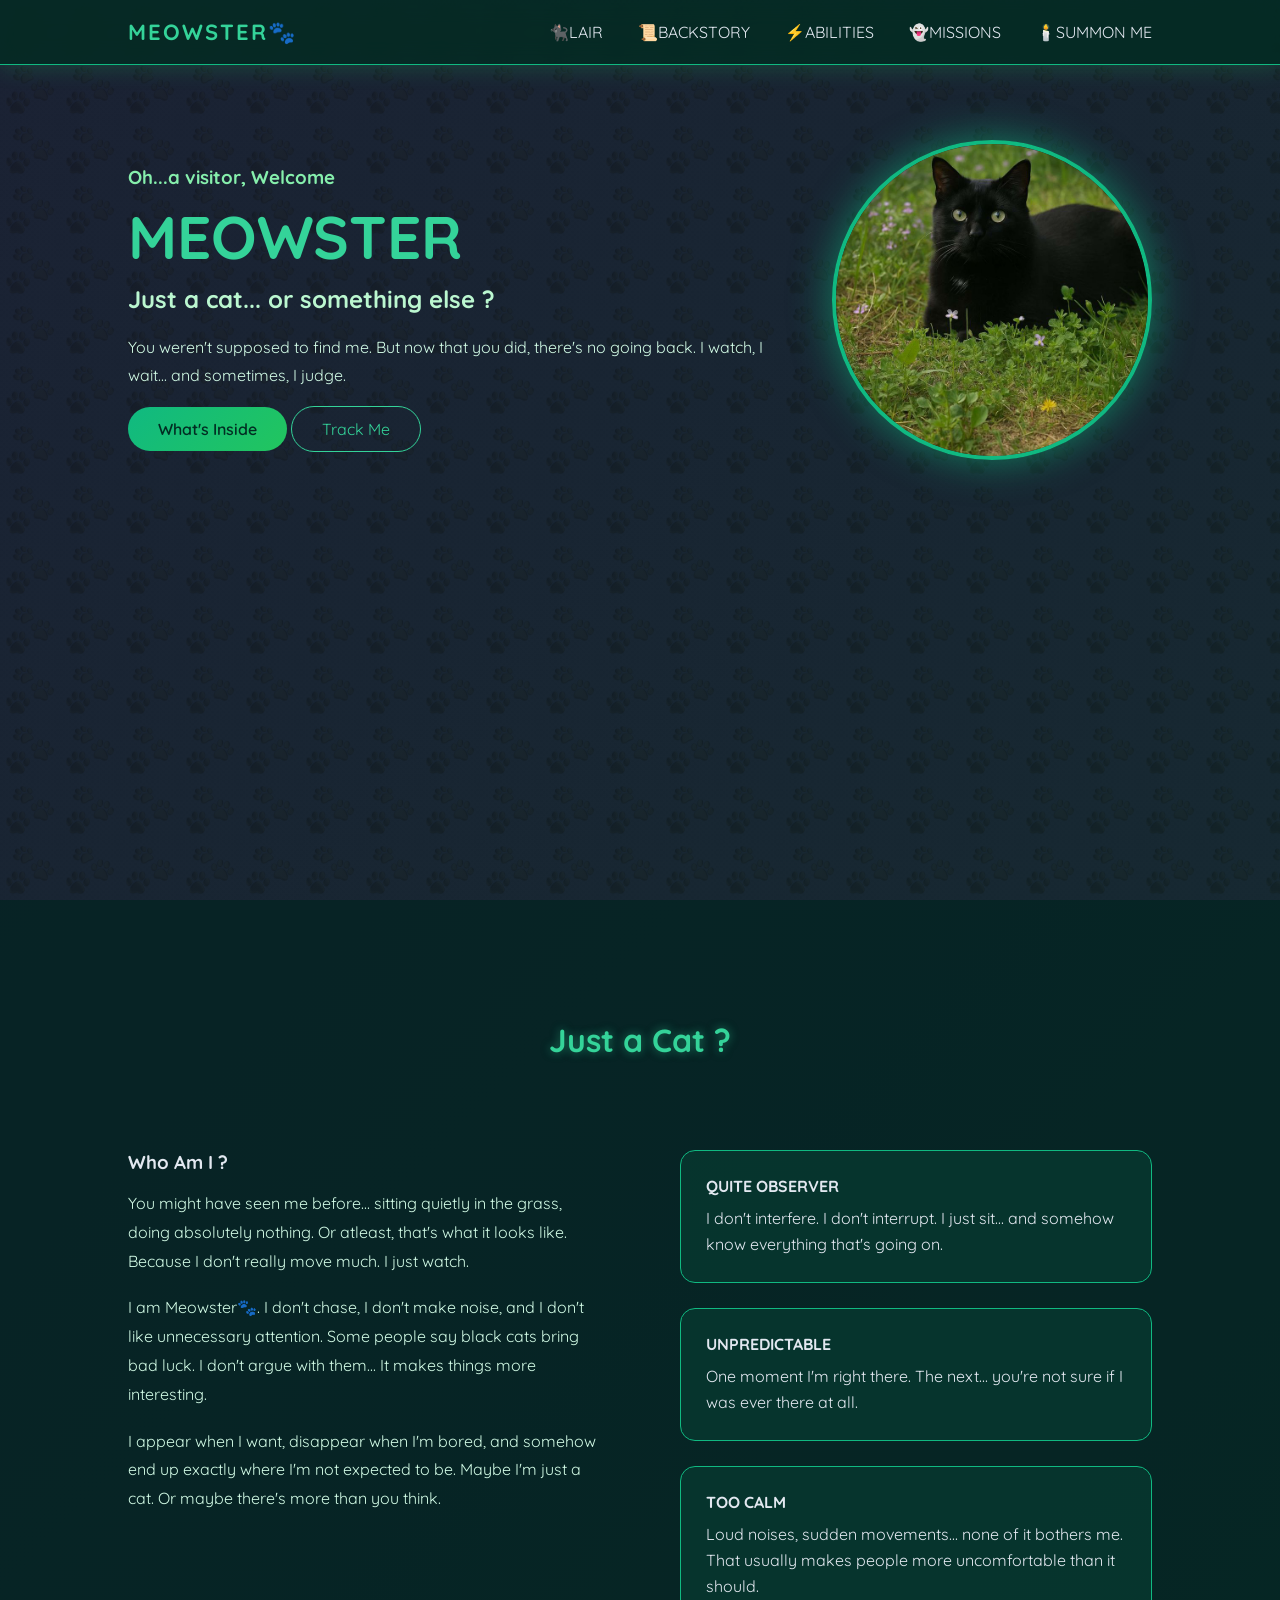
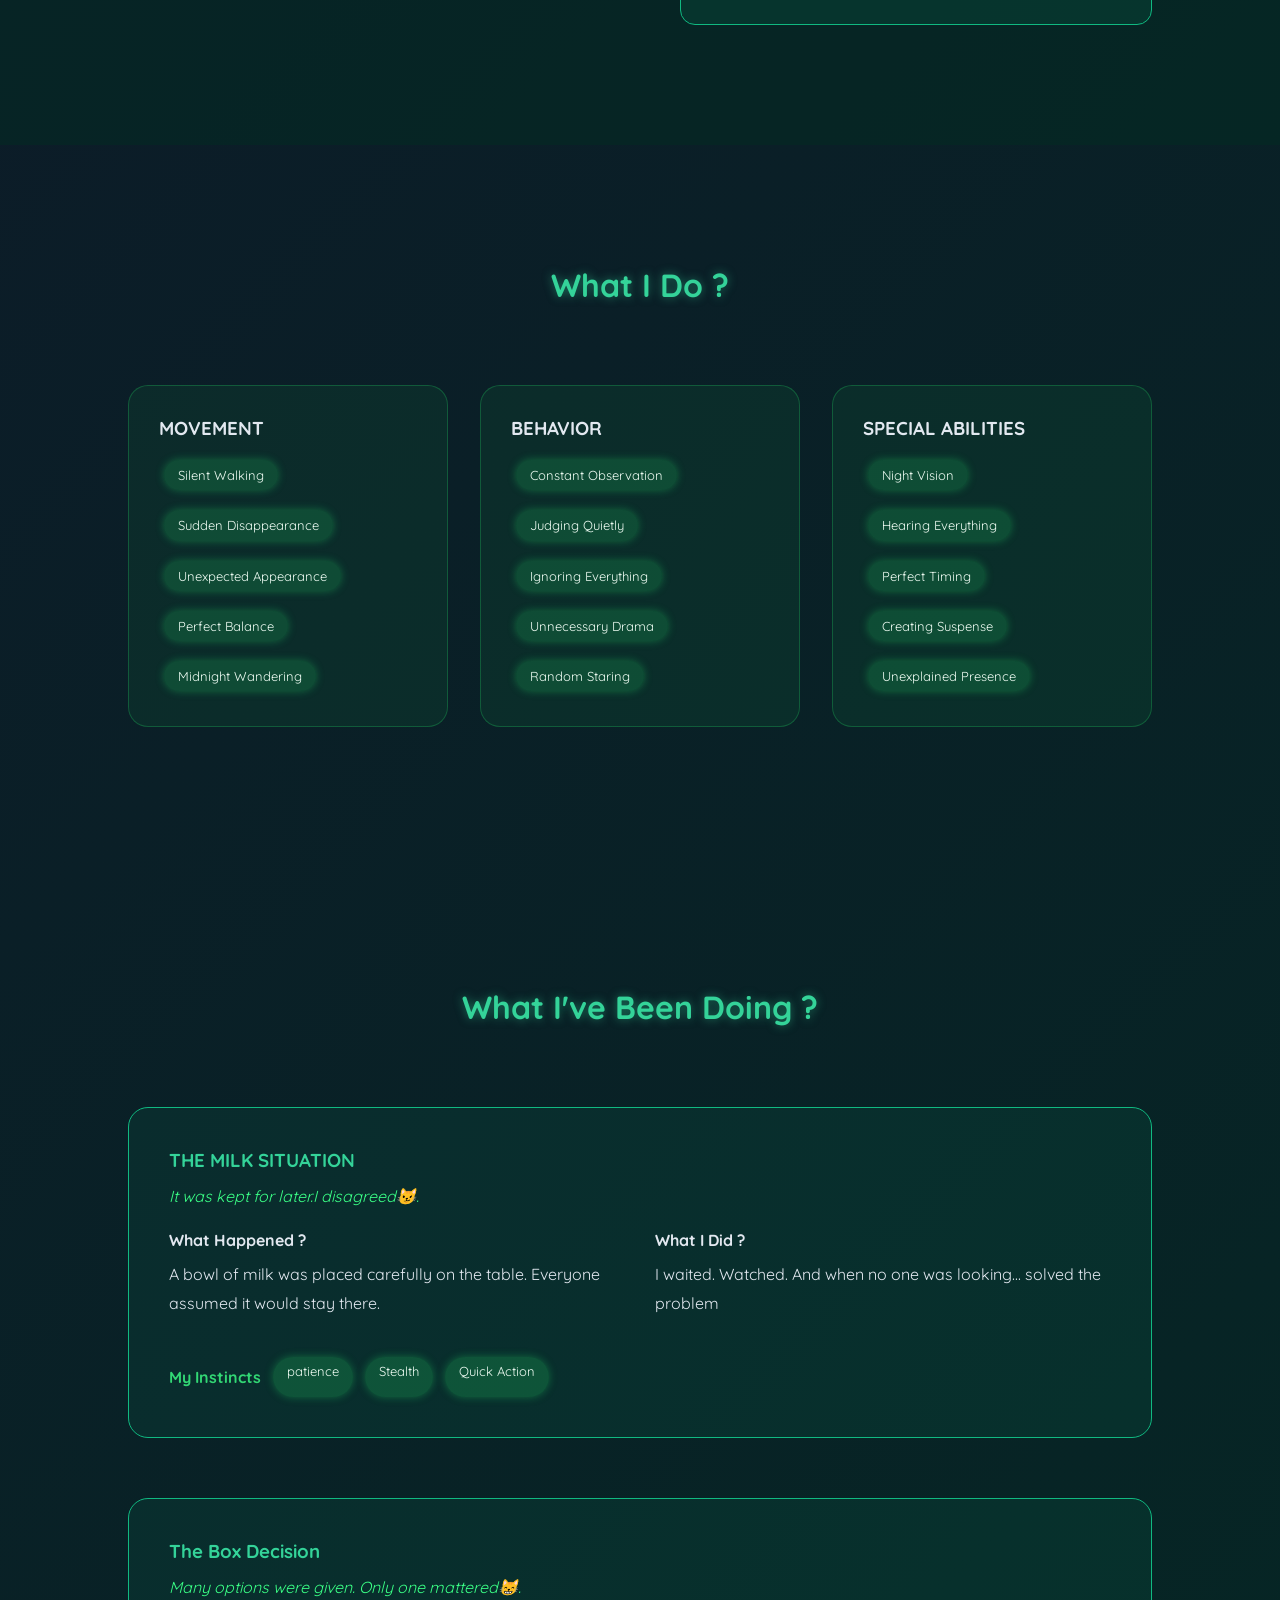
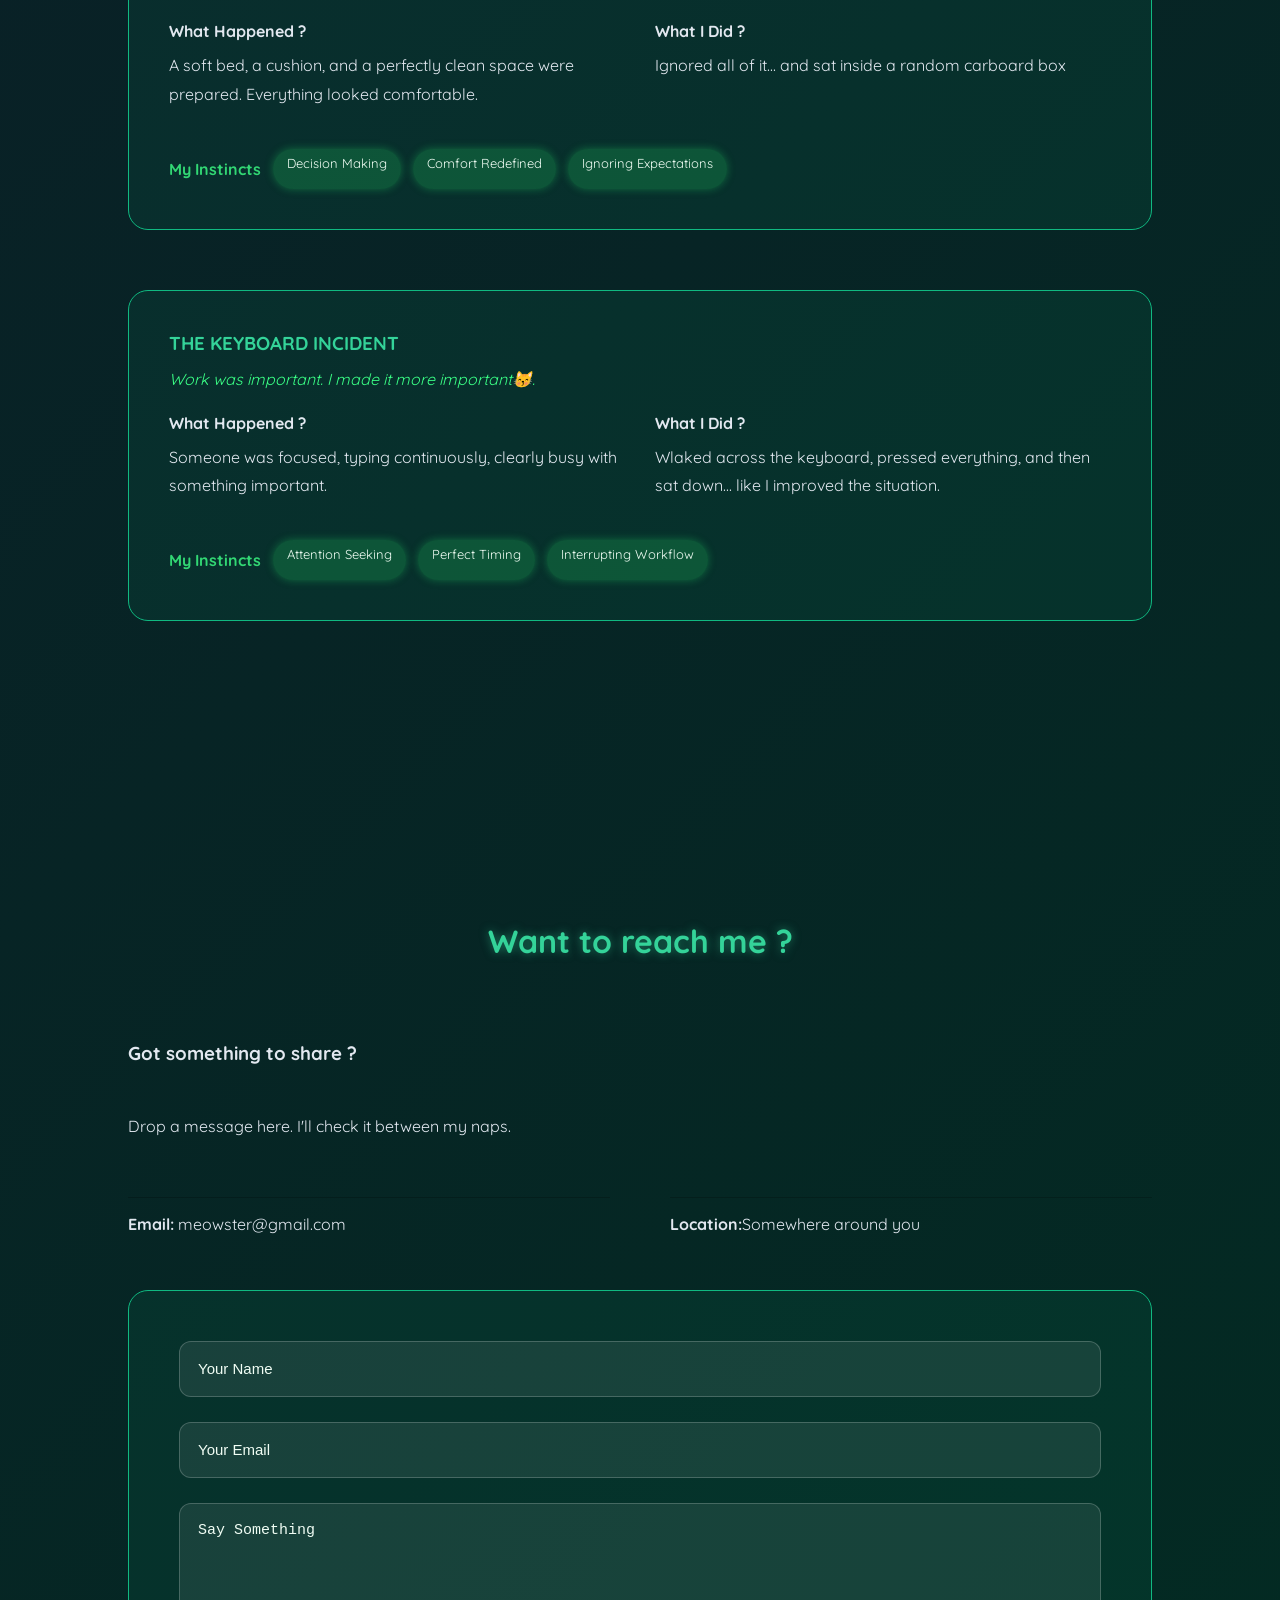
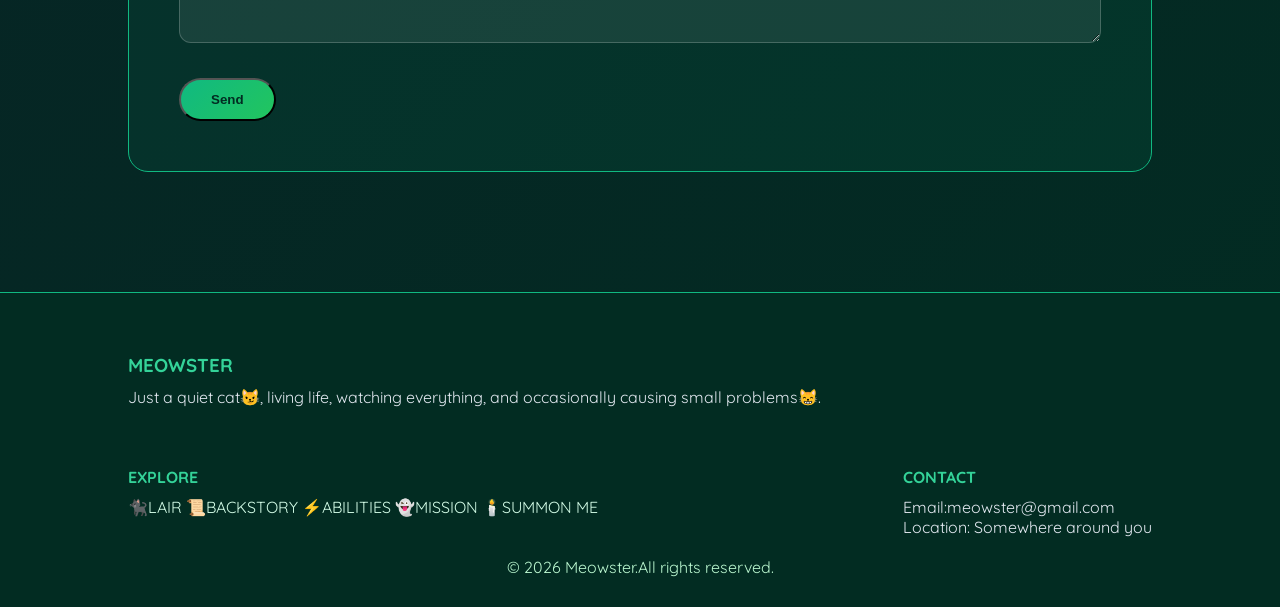
<file: index.html>
<!DOCTYPE html>
<html lang="en">
<head>
    <meta charset="UTF-8">
    <meta name="viewport" content="width=device-width, initial-scale=1.0">
    <title>PORTFOLIO</title>
    <link rel="stylesheet" href="style.css">
    <link href="https://fonts.googleapis.com/css2?family=Quicksand:wght@300;400;500;700&display=swap" rel="stylesheet">
</head>
<body>
    <!--  nav bar-->
      <nav class="navbar">
        <div class="logo">MEOWSTER🐾</div>
        <ul class="nav-links">
            <li><a href="#home">🐈‍⬛LAIR</a></li>
            <li><a href="#about">📜BACKSTORY</a></li>
            <li><a href="#skills">⚡ABILITIES</a></li>
            <li><a href="#projects">👻MISSIONS</a></li>
            <li><a href="#contact">🕯️SUMMON ME</a></li>
        </ul>
      </nav>
      <!-- HERO section area-->
     <section id="home" class="hero">
        <div class="hero-container">
            <div class="hero-text">
                <h3>Oh...a visitor, Welcome</h3>
                <h1>MEOWSTER</h1>
                <h2>Just a cat... or something else ?</h2>
                <p>You weren't supposed to find me.
                   But now that you did, there's no going back. 
                   I watch, I wait... and sometimes, I judge.
                </p>
                <div class="hero-button">
                    <a href="#projects" class="btn-primary">What's Inside</a>
                        <a href="#contact" class="btn-secondary">Track Me</a>
                    
                </div>
            </div>
           <div class="hero-image">
            <div class="image-glow"></div>
            <img src="cat.jpeg" alt="Meowster">
           </div>
        </div>
     </section>

<!-- ABOUT SESSION-->
      <section id="about" class="about-section">

        <h2 class="section-title">Just a Cat ?</h2>
        <div class="about-container">
            <div class="about-text">

                <h3> Who Am I ?</h3>

                <p>You might have seen me before... sitting quietly in the grass, doing absolutely nothing. Or atleast, that's what it looks like. 
                   Because I don't really move much. I just watch.</p>
                <p>I am Meowster🐾. I don't chase, I don't make noise, and I don't like unnecessary attention. Some people say black cats bring bad luck. 
                   I don't argue with them... It makes things more interesting.</p>
                <p>I appear when I want,
                   disappear when I'm bored, 
                   and somehow end up exactly where I'm not expected to be. Maybe I'm just a cat.
                   Or maybe there's more than you think. 
                </p>
            </div>
            <div class="about-highlight">
                <div class="highlight-card">
                    <h4>QUITE OBSERVER </h4>
                    <p> I don't interfere. I don't interrupt.
                        I just sit... and somehow know everything that's going on.</p>
                </div>

                <div class="highlight-card">
                    <h4>UNPREDICTABLE </h4>
                    <p>One moment I'm right there.
                       The next... you're not sure if I was ever there at all. 
                    </p>
                </div>
                <div class="highlight-card">
                    <h4>TOO CALM </h4>
                    <p>Loud noises, sudden movements... none of it bothers me.
                       That usually makes people more uncomfortable than it should.
                    </p>
                </div>
            </div>
        </div>
      </section>


      <!--SKILLS-->
      <section id="skills" class="skills-section">
        <h2 class="section-title">What I Do ?</h2>
        <div class="skill-container">
            <div class="skill-category">
                <h3>MOVEMENT</h3>
            <div class="skills-tags">
                <span>Silent Walking</span>
                <span>Sudden Disappearance</span>
                <span>Unexpected Appearance</span>
                <span>Perfect Balance</span>
                <span>Midnight Wandering</span>
            </div>
            </div>
            <div class="skill-category">
                <h3>BEHAVIOR</h3>
                <div class="skills-tags">
                    <span>Constant Observation</span>
                    <span>Judging Quietly</span>
                    <span>Ignoring Everything</span>
                    <span>Unnecessary Drama</span>
                    <span>Random Staring</span>
                </div>
            </div>
            <div class="skill-category">
                <h3>SPECIAL ABILITIES</h3>
                <div class="skills-tags">
                    <span>Night Vision</span>
                    <span>Hearing Everything</span>
                    <span>Perfect Timing</span>
                    <span>Creating Suspense</span>
                    <span>Unexplained Presence</span>
                </div>
            </div>
        </div>
      </section>
<section id="projects" class="projects-section">
    <h2 class="section-title">What I've Been Doing ?</h2>
    <div class="project-block">
        <h3 class="project-title">THE MILK SITUATION</h3>
        <p class="project-hook">It was kept for later.I disagreed😼.</p>
        <div class="project-details">
            <div class="project-points">
                <h4>What Happened ?</h4>
                <p>A bowl of milk was placed carefully on the table. Everyone assumed it would stay there.</p>
            </div> 
            <div class="project-point">
                <h4>What I Did ?</h4>
                <p>I waited. Watched. And when no one was looking... solved the problem </p>
            </div>
            </div>
            <div class="project-tech">
                <h4 class="project-subtitle">My Instincts</h4>
                <span>patience</span>
                <span>Stealth</span>
                <span>Quick Action</span>
            </div>
    </div>    
    <div class="project-block">
        <h3 class="project-title">The Box Decision</h3>
        <p class="project-hook">Many options were given. Only one mattered😸.</p>
        <div class="project-details">
            <div class="project-points">
                <h4>What Happened ?</h4>
                <p>A soft bed, a cushion, and a perfectly clean space were prepared. Everything looked comfortable.</p>
            </div>
            <div class="project-point">
                <h4>What I Did ?</h4>
                <p>Ignored all of it... and sat inside a random carboard box</p>
            </div>
            </div>
            <div class="project-tech">
                <h4 class="project-subtitle">My Instincts</h4>
                <span>Decision Making</span>
                <span>Comfort Redefined</span>
                <span>Ignoring Expectations</span>
            </div>
    </div>
    <div class="project-block">
        <h3 class="project-title">THE KEYBOARD INCIDENT</h3>
        <p class="project-hook">Work was important. I made it more important😽.</p>
        <div class="project-details">
            <div class="project-points">
                <h4>What Happened ?</h4>
                <p>Someone was focused, typing continuously, clearly busy with something important.</p>
            </div>
            <div class="project-point">
                <h4>What I Did ?</h4>
                <p>Wlaked across the keyboard, pressed everything, and then sat down... like I improved the situation.</p>
        </div>
    </div>
    <div class="project-tech">
        <h4 class="project-subtitle">My Instincts</h4>
        <span>Attention Seeking</span>
        <span>Perfect Timing</span>
        <span>Interrupting Workflow</span>
</section>
<section id="contact" class="contact-section">
    <h2 class="section-title">Want to reach me ? </h2>
    <div class="contact-sontainer">
        <div class="contact-info">
            <h3>Got something to share ?</h3>
            <p>Drop a message here. I'll check it between my naps.</p>
            <div class="contact-details">
                <p><strong>Email:</strong> meowster@gmail.com</p>
                <p><strong>Location:</strong>Somewhere around you</p>
            </div>
        </div>
        <div class="contact-form">
            <form id="contact-form">
                <input type="text" placeholder="Your Name" required>
                <input type="email" placeholder="Your Email" required>
                <textarea rows="5" placeholder="Say Something" required></textarea>
                <button type="submit" class="btn-primary">Send</button>
            </form>
        </div>
    </div>
</section>
<footer class="footer">
    <div class="footer-container">
        <div class="footer-brand">
            <h3>MEOWSTER</h3>
            <p>Just a quiet cat😼, living life, watching everything, and occasionally causing small problems😸.</p>
        </div>
        <div class="footer-links">
            <h4>EXPLORE</h4>
             <a href="#home">🐈‍⬛LAIR</a>
            <a href="#about">📜BACKSTORY</a>
            <a href="#skills">⚡ABILITIES</a>
            <a href="#projects">👻MISSION</a>
            <a href="#contact">🕯️SUMMON ME</a>
        </div>
        <div class="footer-contact">
            <h4>CONTACT</h4>
            <p>Email:meowster@gmail.com</p>
            <p>Location: Somewhere around you</p>
        </div>
    </div>
    <div class="footer-bottom">
        © 2026 Meowster.All rights reserved.
    </div>
</footer>
</body>
</html>
</file>
<file: style.css>
/* RESET */
*{
    margin: 0;
    padding: 0;
    box-sizing: border-box;
}

html{
    scroll-behavior: smooth;
}

/* BODY */
body{
    font-family:'Quicksand',sans-serif;
    background: linear-gradient(135deg, #0f172a, #022c22);
    color: #e2e8f0;
}
body::before{
    content: "";
    position: fixed;
    top: 0;
    left: 0;
    width: 100%;
    height: 100%;
    background-image: url("paw.png");
    background-repeat: repeat;
    background-size: 60px;
    opacity: 0.05;
    pointer-events: none;
    z-index: -1;
}
section{
    padding: 120px 10%;
}
/* NAVBAR */
.navbar{
    box-shadow: 0 4px 20px rgba(34, 197, 94, 0.2);
    position: fixed;
    overflow: hidden;
    display: flex;
    justify-content: space-between;
    align-items: center;
    top:0;
    padding:18px 10%;
    width: 100%;
    background: rgba(2,44,34,0.8);
    backdrop-filter: blur(12px);
    z-index: 1000;
    border-bottom: 1px solid #10b981;
}

.navbar::before{
    content: "";
    position: absolute;
    top: 0;
    left: -60%;
    width: 50%;
    height: 100%;
    background: linear-gradient(120deg, transparent, rgba(255,255,255,0.6), transparent);
    transform: skewX(-25deg);
}

.navbar:hover::before{
    left: 120%;
    transition: 0.8s;
}

.logo{
    font-weight: 700;
    font-size: 22px;
    color: #34d399;
    letter-spacing: 2px;
}

.nav-links{
    display: flex;
    gap:35px;
    list-style: none;
}

.nav-links a{
    text-decoration: none;
    color: #e2e8f0;
    transition: 0.3s;
}

.nav-links a:hover{
    color: #34d399;
    letter-spacing: 1px;
}

/* HERO */
.hero{
    min-height: 100vh;
    padding-top: 140px;
}

.hero-container{
    display: flex;
    align-items: center;
    gap:60px;
}

.hero-text h3{
    color: #86efac;
    margin-bottom: 10px;
}

.hero-text h1{
    font-size: 60px;
    color: #34d399;
    margin-bottom: 10px;
}

.hero-text h2{
    color: #bbf7d0;
    margin-bottom: 20px;
}

.hero-text p{
    color: #d1fae5;
    line-height: 1.7;
    margin-bottom: 30px;
}

/* BUTTONS */
.btn-primary{
    padding: 12px 30px;
    background: linear-gradient(135deg, #10b981, #22c55e);
    color: #022c22;
    border-radius: 30px;
    text-decoration: none;
    font-weight: 600;
    transition: 0.3s;
}

.btn-primary:hover{
    transform: translateY(-3px);
    box-shadow: 0 10px 25px rgba(16,185,129,0.5);
}

.btn-secondary{
    padding: 12px 30px;
    border: 1px solid #34d399;
    color: #34d399;
    border-radius: 30px;
    text-decoration: none;
}

.btn-secondary:hover{
    background:#34d399;
    color:#022c22;
}

/* IMAGE */
.hero-image img{
    width: 320px;
    height: 320px;
    border-radius: 50%;
    border: 4px solid #10b981;
    box-shadow: 0 0 40px rgba(16,185,129,0.6);
}

/* SECTIONS */
section{
    padding: 120px 10%;
}

.section-title{
    text-align: center;
    margin-bottom: 80px;
    font-size: 32px;
    color: #34d399;
    text-shadow: 0 0 10px rgba(52,211,153,0.5);
}

/* ABOUT */
.about-section{
    background: rgba(2,44,34,0.5);
}

.about-section .section-title{
    margin-bottom: 90px;
}
.about-container{
    display: flex;
    justify-content: space-between;
    align-items: flex-start;
    gap:60px;
    flex-wrap: wrap;
}

.about-text p{
    color: #d1fae5;
    margin-bottom: 18px;
    line-height: 1.8;
}

.about-text{
    flex: 1;
    min-width: 300px;
    padding-right: 20px;
}

.about-text h3{
    margin-bottom: 15px;
}

.about-highlight{
    display: flex;
    flex-direction: column;
    gap:25px;
    flex: 1;
    min-width: 300px;
}

.highlight-card{
    background: rgba(16,185,129,0.1);
    padding:25px;
    border-radius: 15px;
    border: 1px solid #10b981;
    transition: 0.3s;
}

.highlight-card h4{
    margin-bottom: 10px;
}

.highlight-card p{
    line-height: 1.6;
}

.highlight-card:hover{
    transform: translateY(-10px);
    box-shadow: 0 15px 40px rgba(16,185,129,0.4);
}

/* SKILLS */
.skill-category{
    background: rgba(34,197,94,0.08);
    border-radius: 20px;
    padding: 30px;
    border: 1px solid rgba(34, 197, 94, 0.3);
    transition: 0.3s;
    flex: 1 1 300px;
    max-width: 320px;
    flex: 1;
    margin-bottom: 20px;
}

.skill-category h3{
    margin-bottom: 15px;
}

.skills-tags{
    display: flex;
    flex-wrap: wrap;
    gap: 10px;
    line-height: 2;
}

.skill-category:hover{
    transform: translateY(-3px);
    box-shadow: 0 10px 30px rgba(34,197,94,0.5);
}

.skills-tags span{
    background-color:rgba(34, 197, 94, 0.2);
    padding: 6px 14px;
    border-radius: 20px;
    color:#f0fdf4;
    display: inline-block;
    font-size: 13px;
    box-shadow: 0 0 8px rgba(34,197,94,0.4);
    transition: 0.3s;
    line-height: 1.4;
    margin: 5px;
    padding: 6px 14px;
    position: relative;
    overflow: hidden;
}

.skills-tags span:hover{
    box-shadow: 0 0 15px rgba(34,197,94,0.7);
    transform: scale(1.05);
}

.skills-tags span::before{
    content: "";
    position: absolute;
    top: 0;
    left: -75%;
    width: 50%;
    height: 100%;
    background:linear-gradient(120deg,transparent,rgba(255,255,255,0.6),transparent);
    transform: skewX(-25deg);
}

.skills-tags span:hover::before{
    left: 125%;
    transition: 0.7s;
}

.skill-container{
    display: flex;
    justify-content: space-between;
    gap: 30px;
    flex-wrap: wrap;
}

/* PROJECTS */
.project-block{
    margin-bottom: 60px;
    padding: 40px;
    background: rgba(16,185,129,0.08);
    border-radius: 20px;
    border: 1px solid #10b981;
    transition: 0.3s;
}

.project-block p{
    line-height: 1.8;
    margin-bottom: 15px;
}

.project-block:hover{
    transform: translateY(-10px);
    box-shadow: 0 20px 50px rgba(16,185,129,0.5);
}

.project-title{
    color: #34d399;
}

.project-details{
    display: grid;
    grid-template-columns: repeat(2,1fr);
    gap: 30px;
    margin-bottom: 25px;
}

.project-details h4{
    margin-bottom: 10px;
}

.project-hook{
    font-style: italic;
    margin-bottom: 20px;
    position: relative;
    display: inline-block;
    color: #3bff86;
    overflow: hidden;
}

.project-hook::after{
    content: "";
    position: absolute;
    top: 0;
    left: -75%;
    width: 50%;
    height: 100%;
    background: linear-gradient(120deg, transparent, rgba(255,255,255,0.6), transparent);
    transform: skewX(-25deg);
}

.project-hook:hover::after{
    left: 125%;
    transition: 0.8s;
}

.project-tech{
    display: flex;
    flex-wrap: wrap;
    gap: 12px;
    margin-top: 15px;
}

.project-tech span{
    background: rgba(34, 197, 94, 0.25);
    color: #f0fdf4;
    padding: 6px 14px;
    border-radius: 20px;
    font-size: 13px;
    display: inline-block;
    box-shadow: 0 0 8px rgba(34,197,94,0.4);
}

.project-subtitle{
    margin-top: 10px;
    margin-bottom: 10px;
    color: #32d774;
    font-size: 16px;
}

/* CONTACT */
.contact-form{
    display: flex;
    flex-direction: column;
    gap: 20px;
    background: rgba(16,185,129,0.08);
    padding: 50px;
    border-radius: 20px;
    border: 1px solid #10b981;
    flex: 1;
    min-width: 400px;
    margin-top: 40px;
}

.contact-info h3{
    text-align: left;
    margin-bottom: 20px;
}

.contact-info{
    display: flex;
    flex-direction: column;
    gap: 25px;
    min-width: 400px;
}

.contact-info p{
    margin: 0;
    flex: 1;
    margin-bottom: 30px;
    line-height: 2;
}

.contact-info,.contact-form{
    flex: 1;
    min-width: 320px;
}

.contact-form input,
.contact-form textarea{
    background: rgba(255,255,255,0.08);
    color: #f0fdf4;
    border: 1px solid rgba(255,255,255,0.2);
    width: 100%;
    padding: 18px;
    border-radius: 12px;
    font-size: 16px;
    transition:all 0.3s ease;
}

.contact-form textarea{
    min-height: 140px;
}

.contact-form input::placeholder,
.contact-form textarea::placeholder{
    font-size: 15px;
    color: #f0fdf4;
}

.contact-form button{
    align-self: flex-start;
    margin-top: 10px;
}

.contact-container{
    display: flex;
    justify-content: space-between;
    align-items: flex-start;
    gap: 80px;
    flex-wrap: nowrap;
}

.contact-form form{
    display: flex;
    flex-direction: column;
    gap: 25px;
}

.contact-form input:focus,
.contact-form textarea:focus{
    outline: none;
    border-color: #22c55e;
    box-shadow: 0 0 12px rgba(34,197,94,0.6);
    transition: 0.3s;
}

.contact-section{
    width: 100%;
}

.contact-details{
    display: grid;
    grid-template-columns:1fr 1fr;
    gap: 60px;
    margin-top: 20;
}

.contact-details p{
    margin: 0;
    padding: 10px 0;
    border-top: 1px solid rgba(0,0,0,0.2);
}

/* FOOTER */
.footer{
    background: #022c22;
    padding: 60px 10% 30px;
    border-top: 1px solid #10b981;
}

.footer h3,
.footer h4{
    color: #34d399;
}

.footer-bottom{
    text-align: center;
    margin-top: 20px;
    color: #bbf7d0;
}

.footer-container{
    display: flex;
    justify-content: space-between;
    gap: 60px;
    flex-wrap: wrap;
    flex:1;
    min-width: 200px;
}

.footer-brand h3{
    margin-bottom: 10px;
}

.footer-linksh4, .footer-contact h4{
    margin-bottom: 10px;
}

.footer-links a{
    color: #d1fae5;
    text-decoration: none;
    transition: 0.3s;
    margin-bottom: 8px;
}

.footer-links a:hover{
    color: #22c55e;
}

h1,h2,h3,h4{
    margin-bottom: 10px;
}
</file>
